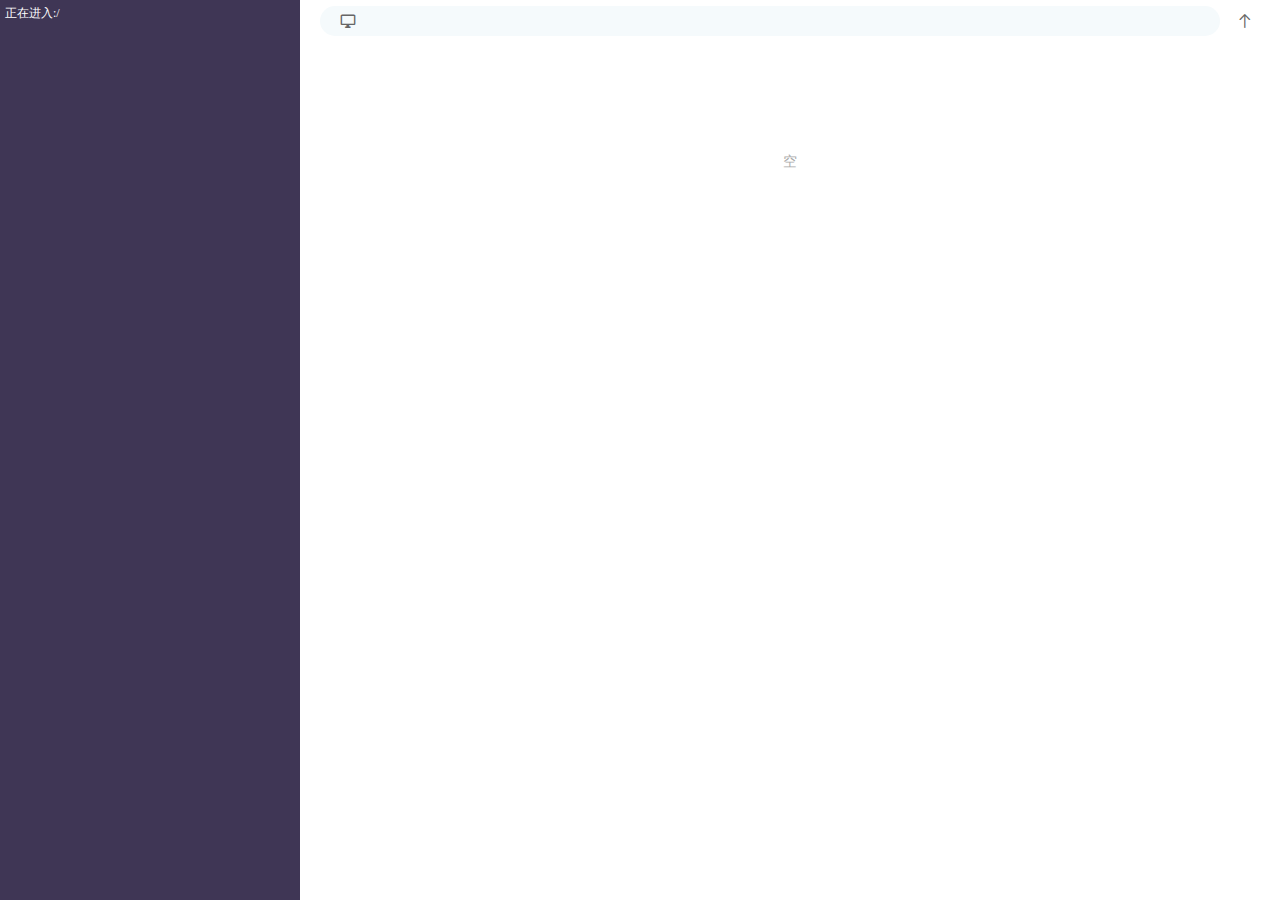
<file: index.html>
<!DOCTYPE html>
<html lang="en">

<head>
    <meta charset="UTF-8">
    <meta name="viewport" content="width=device-width, initial-scale=1.0">
    <meta http-equiv="X-UA-Compatible" content="ie=edge">
    <title>测试文件</title>
    <link rel="stylesheet" href="css/index.css">
    <link rel="stylesheet" href="source/font_opap41r69553ik9/iconfont.css">
    <script src="js/jquery-2.2.0.min.js"></script>
</head>

<body>
    <div class="finder">
        <div class="finder_left">
            <div class="left_text"></div>
            <div class="left_tool"></div>
        </div>
        <div class="finder_right">
            <div class="finder_pather">
                <div id="path" contenteditable="true" class="finder_toptext"></div>
                <div class="tool iconfont">
                    <div id="back_btn">&#xe636;</div>
                </div>
            </div>
            <div class="finder_container">
                <div id="container"></div>
            </div>
        </div>
    </div>
</body>
<script src="js/finder_left.js"></script>
<script src="js/pathtool.js"></script>
<script src="js/index.js"></script>

</html>
</file>
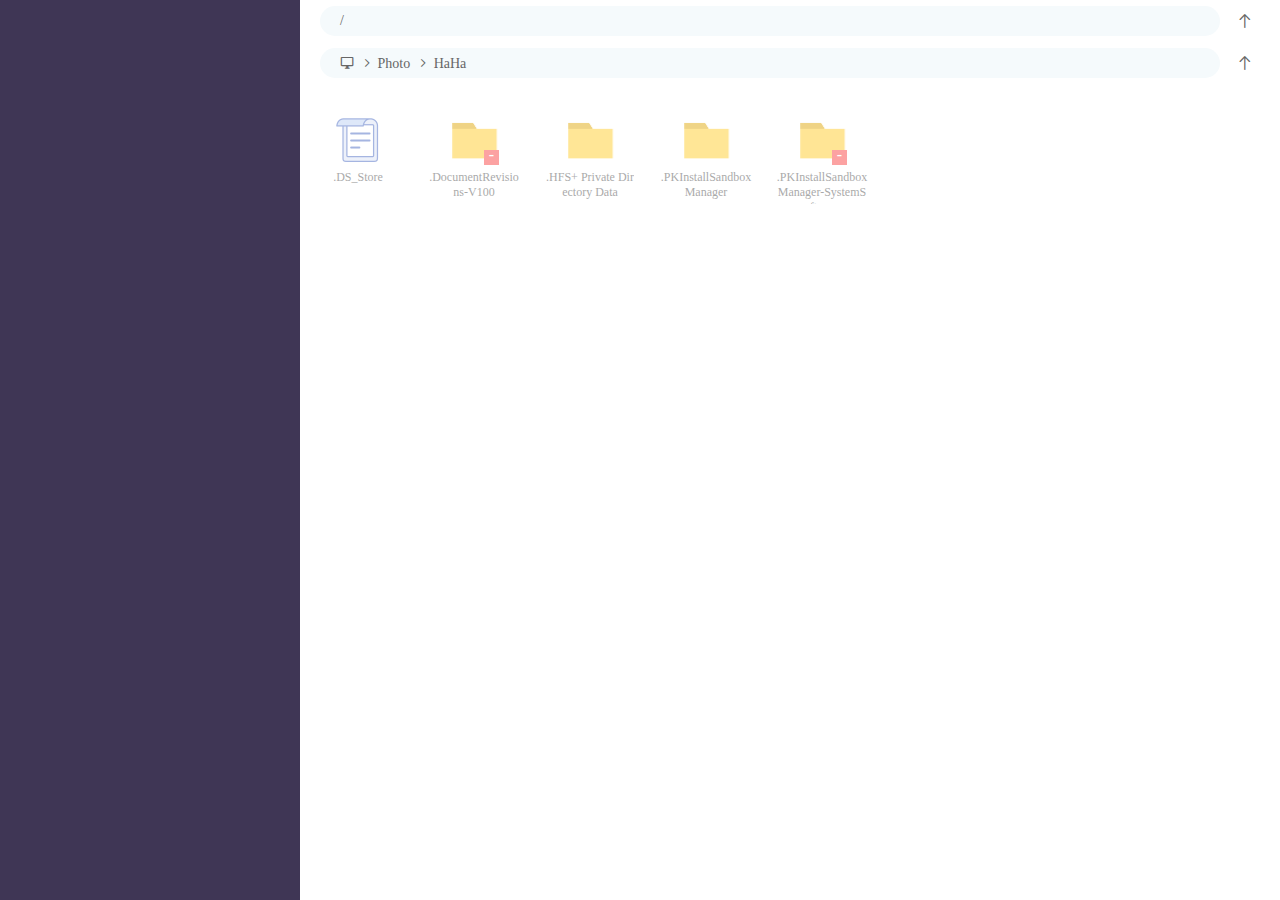
<file: temp.html>
<!DOCTYPE html>
<html lang="en">

<head>
    <meta charset="UTF-8">
    <meta name="viewport" content="width=device-width, initial-scale=1.0">
    <meta http-equiv="X-UA-Compatible" content="ie=edge">
    <title>测试文件</title>
    <link rel="stylesheet" href="css/index.css">
    <link rel="stylesheet" href="source/font_opap41r69553ik9/iconfont.css">
    <script src="js/jquery-2.2.0.min.js"></script>
</head>

<body>
    <div class="finder">
        <div class="finder_left"></div>
        <div class="finder_right">
            <div class="finder_pather">
                <div id="path" contenteditable="true" class="finder_toptext">/</div>
                <div class="tool">
                    <div id="back_btn" class="iconfont">&#xe636;</div>
                </div>
            </div>
            <div class="finder_pather">
                <div id="path" class="finder_toptext view_mode">
                    <div class="finder_path_dir iconfont">
                        <div class="path_dir_name">&#xe614;</div>
                        <div class="path_dir_mark">&#xe608;</div>
                    </div>
                    <div class="finder_path_dir iconfont">
                        <div class="path_dir_name">Photo</div>
                        <div class="path_dir_mark">&#xe608;</div>
                    </div>
                    <div class="finder_path_dir iconfont">
                        <div class="path_dir_name">HaHa</div>
                        <div class="path_dir_mark">&#xe608;</div>
                    </div>
                </div>
                <div class="tool">
                    <div id="back_btn" class="iconfont">&#xe636;</div>
                </div>
            </div>
            <div class="finder_container">
                <div id="container">
                    <div class="block file_block hide_mode" data-path="/.DS_Store" title=".DS_Store">
                        <div class="icon"></div>
                        <div class="title">.DS_Store</div>
                    </div>
                    <div class="block dir_block hide_mode no_permission" data-path="/.DocumentRevisions-V100" title=".DocumentRevisions-V100">
                        <div class="icon"></div>
                        <div class="title">.DocumentRevisions-V100</div>
                    </div>
                    <div class="block dir_block hide_mode" data-path="/.HFS+ Private Directory Data
" title=".HFS+ Private Directory Data
">
                        <div class="icon"></div>
                        <div class="title">.HFS+ Private Directory Data
                        </div>
                    </div>
                    <div class="block dir_block hide_mode" data-path="/.PKInstallSandboxManager" title=".PKInstallSandboxManager">
                        <div class="icon"></div>
                        <div class="title">.PKInstallSandboxManager</div>
                    </div>
                    <div class="block dir_block hide_mode no_permission" data-path="/.PKInstallSandboxManager-SystemSoftware" title=".PKInstallSandboxManager-SystemSoftware">
                        <div class="icon"></div>
                        <div class="title">.PKInstallSandboxManager-SystemSoftware</div>
                    </div>
                </div>
            </div>
        </div>
    </div>


</body>

</html>
</file>
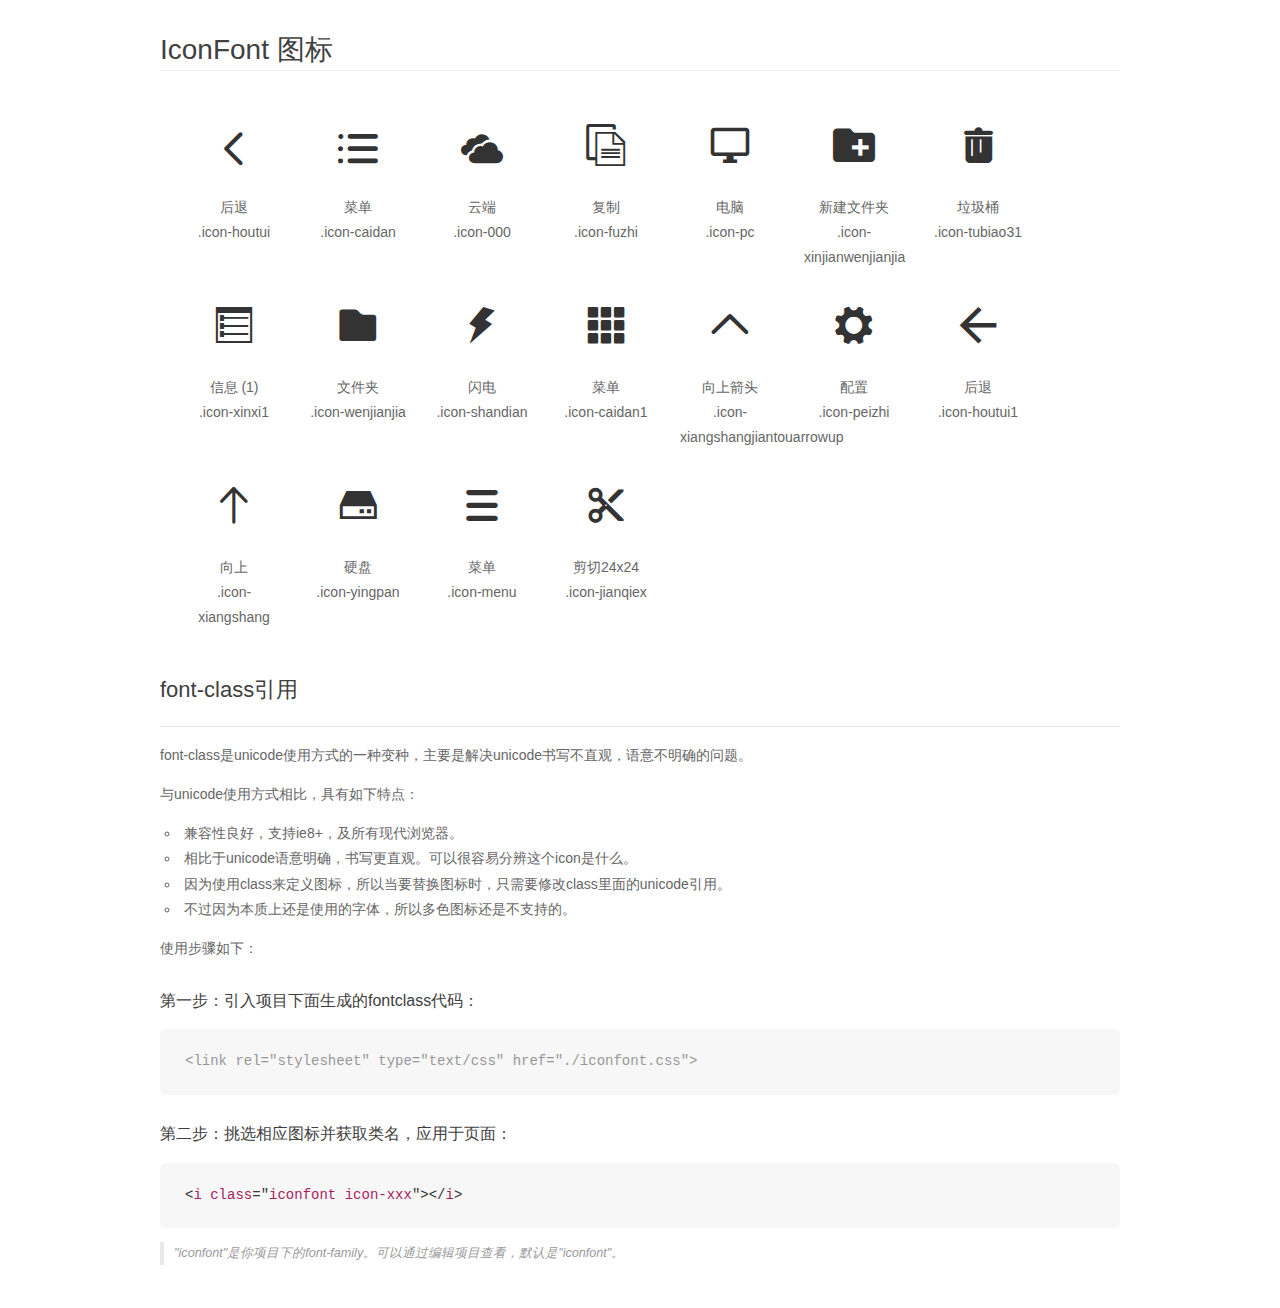
<file: source/font_opap41r69553ik9/demo_fontclass.html>
<!DOCTYPE html>
<html>
<head>
    <meta charset="utf-8"/>
    <title>IconFont</title>
    <link rel="stylesheet" href="demo.css">
    <link rel="stylesheet" href="iconfont.css">
</head>
<body>
    <div class="main markdown">
        <h1>IconFont 图标</h1>
        <ul class="icon_lists clear">
            
                <li>
                <i class="icon iconfont icon-houtui"></i>
                    <div class="name">后退</div>
                    <div class="fontclass">.icon-houtui</div>
                </li>
            
                <li>
                <i class="icon iconfont icon-caidan"></i>
                    <div class="name">菜单</div>
                    <div class="fontclass">.icon-caidan</div>
                </li>
            
                <li>
                <i class="icon iconfont icon-000"></i>
                    <div class="name">云端</div>
                    <div class="fontclass">.icon-000</div>
                </li>
            
                <li>
                <i class="icon iconfont icon-fuzhi"></i>
                    <div class="name">复制</div>
                    <div class="fontclass">.icon-fuzhi</div>
                </li>
            
                <li>
                <i class="icon iconfont icon-pc"></i>
                    <div class="name">电脑</div>
                    <div class="fontclass">.icon-pc</div>
                </li>
            
                <li>
                <i class="icon iconfont icon-xinjianwenjianjia"></i>
                    <div class="name">新建文件夹</div>
                    <div class="fontclass">.icon-xinjianwenjianjia</div>
                </li>
            
                <li>
                <i class="icon iconfont icon-tubiao31"></i>
                    <div class="name">垃圾桶</div>
                    <div class="fontclass">.icon-tubiao31</div>
                </li>
            
                <li>
                <i class="icon iconfont icon-xinxi1"></i>
                    <div class="name">信息 (1)</div>
                    <div class="fontclass">.icon-xinxi1</div>
                </li>
            
                <li>
                <i class="icon iconfont icon-wenjianjia"></i>
                    <div class="name">文件夹</div>
                    <div class="fontclass">.icon-wenjianjia</div>
                </li>
            
                <li>
                <i class="icon iconfont icon-shandian"></i>
                    <div class="name">闪电</div>
                    <div class="fontclass">.icon-shandian</div>
                </li>
            
                <li>
                <i class="icon iconfont icon-caidan1"></i>
                    <div class="name">菜单</div>
                    <div class="fontclass">.icon-caidan1</div>
                </li>
            
                <li>
                <i class="icon iconfont icon-xiangshangjiantouarrowup"></i>
                    <div class="name">向上箭头</div>
                    <div class="fontclass">.icon-xiangshangjiantouarrowup</div>
                </li>
            
                <li>
                <i class="icon iconfont icon-peizhi"></i>
                    <div class="name">配置</div>
                    <div class="fontclass">.icon-peizhi</div>
                </li>
            
                <li>
                <i class="icon iconfont icon-houtui1"></i>
                    <div class="name">后退</div>
                    <div class="fontclass">.icon-houtui1</div>
                </li>
            
                <li>
                <i class="icon iconfont icon-xiangshang"></i>
                    <div class="name">向上</div>
                    <div class="fontclass">.icon-xiangshang</div>
                </li>
            
                <li>
                <i class="icon iconfont icon-yingpan"></i>
                    <div class="name">硬盘</div>
                    <div class="fontclass">.icon-yingpan</div>
                </li>
            
                <li>
                <i class="icon iconfont icon-menu"></i>
                    <div class="name">菜单</div>
                    <div class="fontclass">.icon-menu</div>
                </li>
            
                <li>
                <i class="icon iconfont icon-jianqiex"></i>
                    <div class="name">剪切24x24</div>
                    <div class="fontclass">.icon-jianqiex</div>
                </li>
            
        </ul>

        <h2 id="font-class-">font-class引用</h2>
        <hr>

        <p>font-class是unicode使用方式的一种变种，主要是解决unicode书写不直观，语意不明确的问题。</p>
        <p>与unicode使用方式相比，具有如下特点：</p>
        <ul>
        <li>兼容性良好，支持ie8+，及所有现代浏览器。</li>
        <li>相比于unicode语意明确，书写更直观。可以很容易分辨这个icon是什么。</li>
        <li>因为使用class来定义图标，所以当要替换图标时，只需要修改class里面的unicode引用。</li>
        <li>不过因为本质上还是使用的字体，所以多色图标还是不支持的。</li>
        </ul>
        <p>使用步骤如下：</p>
        <h3 id="-fontclass-">第一步：引入项目下面生成的fontclass代码：</h3>


        <pre><code class="lang-js hljs javascript"><span class="hljs-comment">&lt;link rel="stylesheet" type="text/css" href="./iconfont.css"&gt;</span></code></pre>
        <h3 id="-">第二步：挑选相应图标并获取类名，应用于页面：</h3>
        <pre><code class="lang-css hljs">&lt;<span class="hljs-selector-tag">i</span> <span class="hljs-selector-tag">class</span>="<span class="hljs-selector-tag">iconfont</span> <span class="hljs-selector-tag">icon-xxx</span>"&gt;&lt;/<span class="hljs-selector-tag">i</span>&gt;</code></pre>
        <blockquote>
        <p>"iconfont"是你项目下的font-family。可以通过编辑项目查看，默认是"iconfont"。</p>
        </blockquote>
    </div>
</body>
</html>
</file>
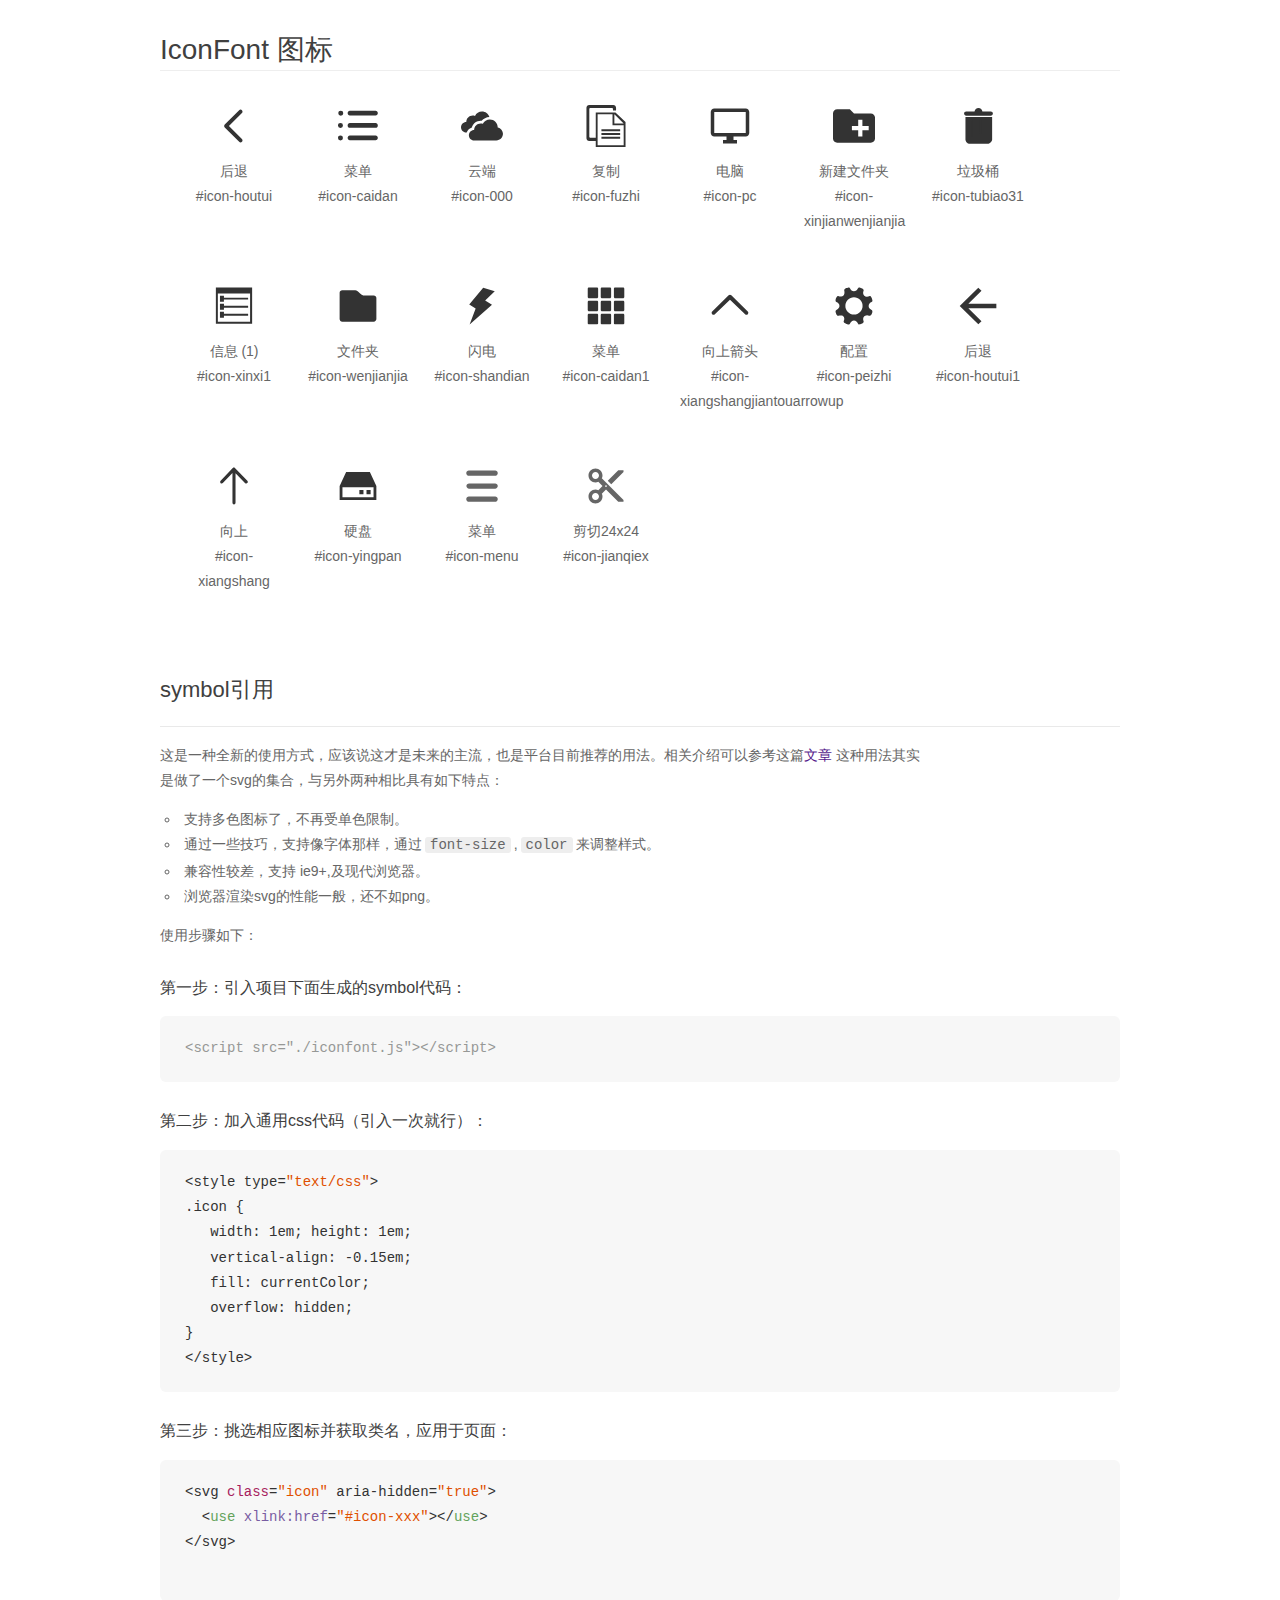
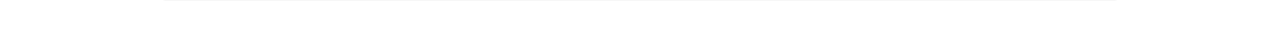
<file: source/font_opap41r69553ik9/demo_symbol.html>
<!DOCTYPE html>
<html>
<head>
    <meta charset="utf-8"/>
    <title>IconFont</title>
    <link rel="stylesheet" href="demo.css">
    <script src="iconfont.js"></script>

    <style type="text/css">
        .icon {
          /* 通过设置 font-size 来改变图标大小 */
          width: 1em; height: 1em;
          /* 图标和文字相邻时，垂直对齐 */
          vertical-align: -0.15em;
          /* 通过设置 color 来改变 SVG 的颜色/fill */
          fill: currentColor;
          /* path 和 stroke 溢出 viewBox 部分在 IE 下会显示
             normalize.css 中也包含这行 */
          overflow: hidden;
        }

    </style>
</head>
<body>
    <div class="main markdown">
        <h1>IconFont 图标</h1>
        <ul class="icon_lists clear">
            
                <li>
                    <svg class="icon" aria-hidden="true">
                        <use xlink:href="#icon-houtui"></use>
                    </svg>
                    <div class="name">后退</div>
                    <div class="fontclass">#icon-houtui</div>
                </li>
            
                <li>
                    <svg class="icon" aria-hidden="true">
                        <use xlink:href="#icon-caidan"></use>
                    </svg>
                    <div class="name">菜单</div>
                    <div class="fontclass">#icon-caidan</div>
                </li>
            
                <li>
                    <svg class="icon" aria-hidden="true">
                        <use xlink:href="#icon-000"></use>
                    </svg>
                    <div class="name">云端</div>
                    <div class="fontclass">#icon-000</div>
                </li>
            
                <li>
                    <svg class="icon" aria-hidden="true">
                        <use xlink:href="#icon-fuzhi"></use>
                    </svg>
                    <div class="name">复制</div>
                    <div class="fontclass">#icon-fuzhi</div>
                </li>
            
                <li>
                    <svg class="icon" aria-hidden="true">
                        <use xlink:href="#icon-pc"></use>
                    </svg>
                    <div class="name">电脑</div>
                    <div class="fontclass">#icon-pc</div>
                </li>
            
                <li>
                    <svg class="icon" aria-hidden="true">
                        <use xlink:href="#icon-xinjianwenjianjia"></use>
                    </svg>
                    <div class="name">新建文件夹</div>
                    <div class="fontclass">#icon-xinjianwenjianjia</div>
                </li>
            
                <li>
                    <svg class="icon" aria-hidden="true">
                        <use xlink:href="#icon-tubiao31"></use>
                    </svg>
                    <div class="name">垃圾桶</div>
                    <div class="fontclass">#icon-tubiao31</div>
                </li>
            
                <li>
                    <svg class="icon" aria-hidden="true">
                        <use xlink:href="#icon-xinxi1"></use>
                    </svg>
                    <div class="name">信息 (1)</div>
                    <div class="fontclass">#icon-xinxi1</div>
                </li>
            
                <li>
                    <svg class="icon" aria-hidden="true">
                        <use xlink:href="#icon-wenjianjia"></use>
                    </svg>
                    <div class="name">文件夹</div>
                    <div class="fontclass">#icon-wenjianjia</div>
                </li>
            
                <li>
                    <svg class="icon" aria-hidden="true">
                        <use xlink:href="#icon-shandian"></use>
                    </svg>
                    <div class="name">闪电</div>
                    <div class="fontclass">#icon-shandian</div>
                </li>
            
                <li>
                    <svg class="icon" aria-hidden="true">
                        <use xlink:href="#icon-caidan1"></use>
                    </svg>
                    <div class="name">菜单</div>
                    <div class="fontclass">#icon-caidan1</div>
                </li>
            
                <li>
                    <svg class="icon" aria-hidden="true">
                        <use xlink:href="#icon-xiangshangjiantouarrowup"></use>
                    </svg>
                    <div class="name">向上箭头</div>
                    <div class="fontclass">#icon-xiangshangjiantouarrowup</div>
                </li>
            
                <li>
                    <svg class="icon" aria-hidden="true">
                        <use xlink:href="#icon-peizhi"></use>
                    </svg>
                    <div class="name">配置</div>
                    <div class="fontclass">#icon-peizhi</div>
                </li>
            
                <li>
                    <svg class="icon" aria-hidden="true">
                        <use xlink:href="#icon-houtui1"></use>
                    </svg>
                    <div class="name">后退</div>
                    <div class="fontclass">#icon-houtui1</div>
                </li>
            
                <li>
                    <svg class="icon" aria-hidden="true">
                        <use xlink:href="#icon-xiangshang"></use>
                    </svg>
                    <div class="name">向上</div>
                    <div class="fontclass">#icon-xiangshang</div>
                </li>
            
                <li>
                    <svg class="icon" aria-hidden="true">
                        <use xlink:href="#icon-yingpan"></use>
                    </svg>
                    <div class="name">硬盘</div>
                    <div class="fontclass">#icon-yingpan</div>
                </li>
            
                <li>
                    <svg class="icon" aria-hidden="true">
                        <use xlink:href="#icon-menu"></use>
                    </svg>
                    <div class="name">菜单</div>
                    <div class="fontclass">#icon-menu</div>
                </li>
            
                <li>
                    <svg class="icon" aria-hidden="true">
                        <use xlink:href="#icon-jianqiex"></use>
                    </svg>
                    <div class="name">剪切24x24</div>
                    <div class="fontclass">#icon-jianqiex</div>
                </li>
            
        </ul>


        <h2 id="symbol-">symbol引用</h2>
        <hr>

        <p>这是一种全新的使用方式，应该说这才是未来的主流，也是平台目前推荐的用法。相关介绍可以参考这篇<a href="">文章</a>
        这种用法其实是做了一个svg的集合，与另外两种相比具有如下特点：</p>
        <ul>
          <li>支持多色图标了，不再受单色限制。</li>
          <li>通过一些技巧，支持像字体那样，通过<code>font-size</code>,<code>color</code>来调整样式。</li>
          <li>兼容性较差，支持 ie9+,及现代浏览器。</li>
          <li>浏览器渲染svg的性能一般，还不如png。</li>
        </ul>
        <p>使用步骤如下：</p>
        <h3 id="-symbol-">第一步：引入项目下面生成的symbol代码：</h3>
        <pre><code class="lang-js hljs javascript"><span class="hljs-comment">&lt;script src="./iconfont.js"&gt;&lt;/script&gt;</span></code></pre>
        <h3 id="-css-">第二步：加入通用css代码（引入一次就行）：</h3>
        <pre><code class="lang-js hljs javascript">&lt;style type=<span class="hljs-string">"text/css"</span>&gt;
.icon {
   width: <span class="hljs-number">1</span>em; height: <span class="hljs-number">1</span>em;
   vertical-align: <span class="hljs-number">-0.15</span>em;
   fill: currentColor;
   overflow: hidden;
}
&lt;<span class="hljs-regexp">/style&gt;</span></code></pre>
        <h3 id="-">第三步：挑选相应图标并获取类名，应用于页面：</h3>
        <pre><code class="lang-js hljs javascript">&lt;svg <span class="hljs-class"><span class="hljs-keyword">class</span></span>=<span class="hljs-string">"icon"</span> aria-hidden=<span class="hljs-string">"true"</span>&gt;<span class="xml"><span class="hljs-tag">
  &lt;<span class="hljs-name">use</span> <span class="hljs-attr">xlink:href</span>=<span class="hljs-string">"#icon-xxx"</span>&gt;</span><span class="hljs-tag">&lt;/<span class="hljs-name">use</span>&gt;</span>
</span>&lt;<span class="hljs-regexp">/svg&gt;
        </span></code></pre>
    </div>
</body>
</html>
</file>
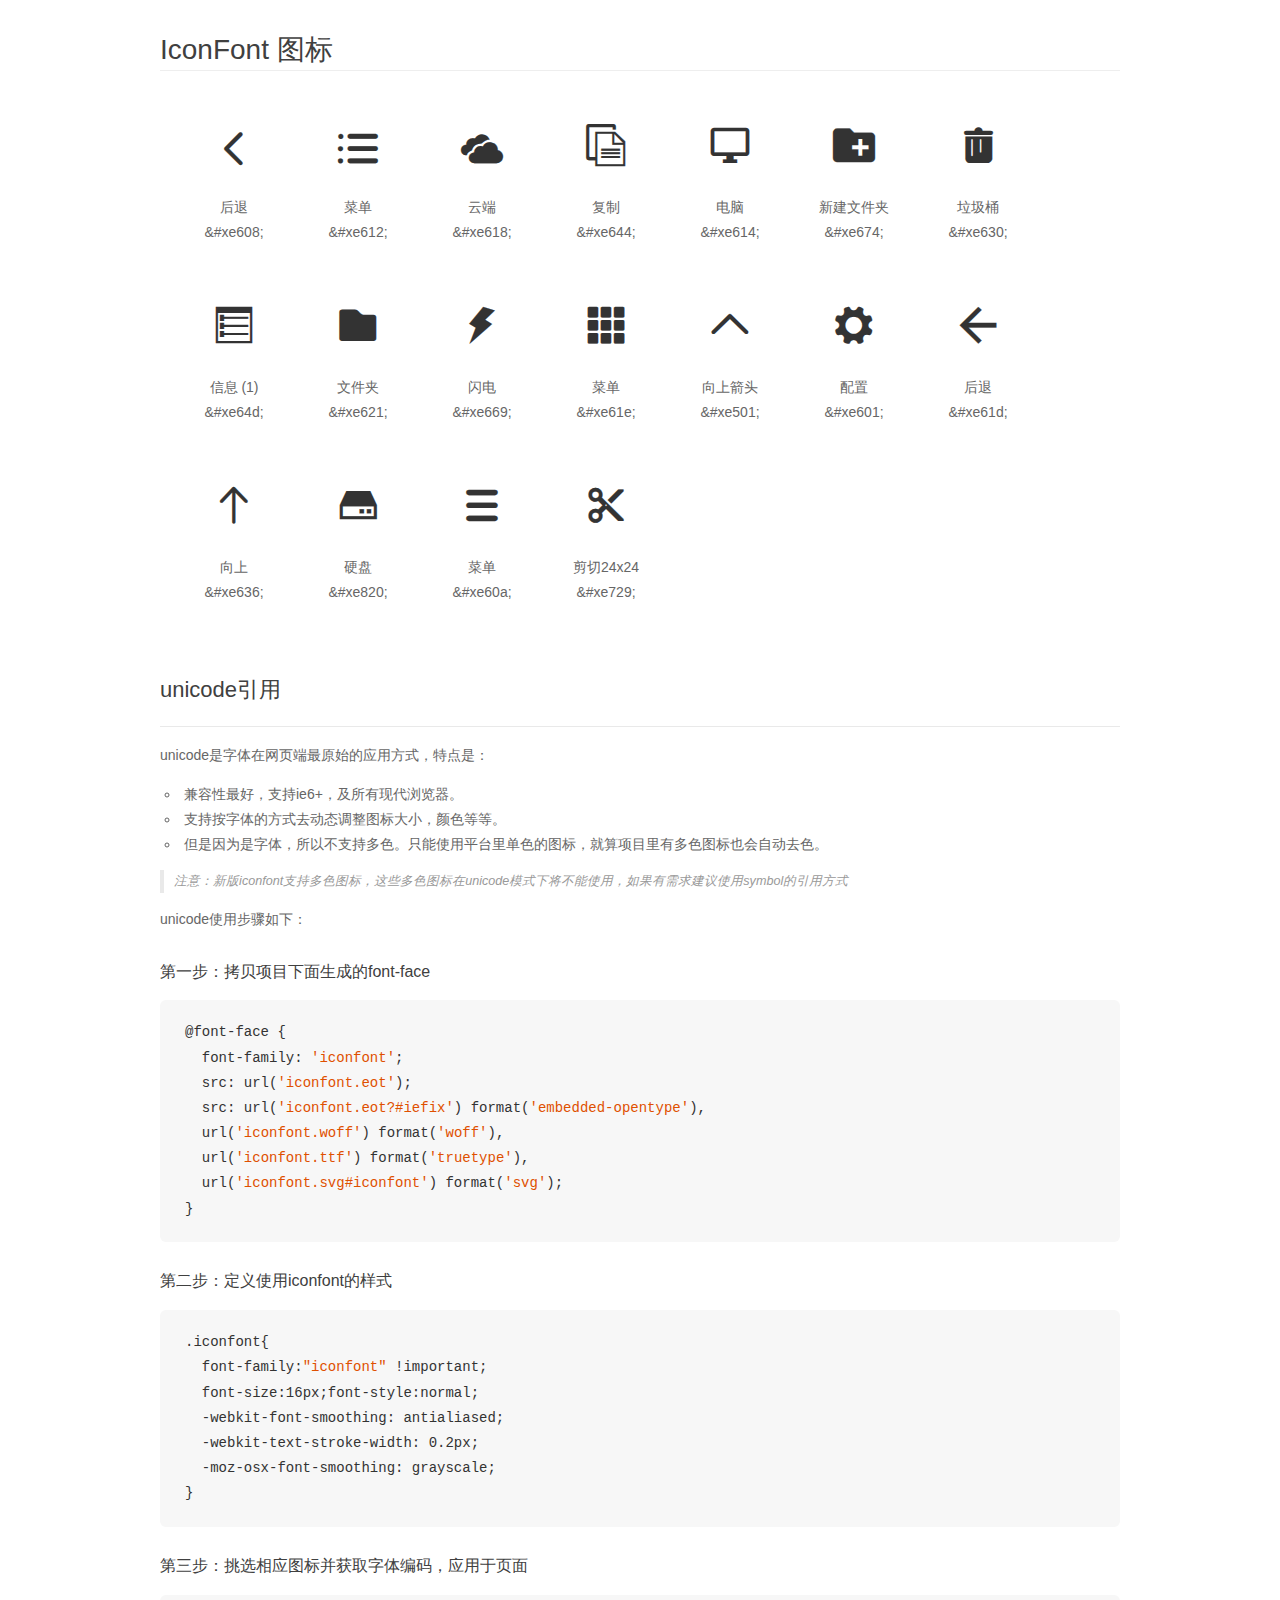
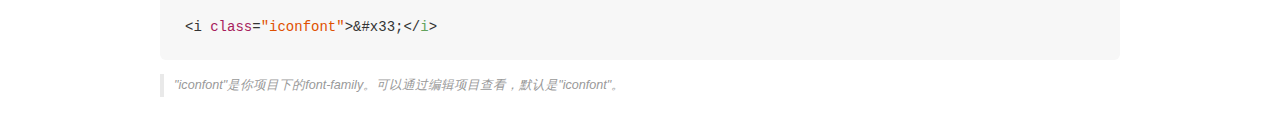
<file: source/font_opap41r69553ik9/demo_unicode.html>
<!DOCTYPE html>
<html>
<head>
    <meta charset="utf-8"/>
    <title>IconFont</title>
    <link rel="stylesheet" href="demo.css">

    <style type="text/css">

        @font-face {font-family: "iconfont";
          src: url('iconfont.eot'); /* IE9*/
          src: url('iconfont.eot#iefix') format('embedded-opentype'), /* IE6-IE8 */
          url('iconfont.woff') format('woff'), /* chrome, firefox */
          url('iconfont.ttf') format('truetype'), /* chrome, firefox, opera, Safari, Android, iOS 4.2+*/
          url('iconfont.svg#iconfont') format('svg'); /* iOS 4.1- */
        }

        .iconfont {
          font-family:"iconfont" !important;
          font-size:16px;
          font-style:normal;
          -webkit-font-smoothing: antialiased;
          -webkit-text-stroke-width: 0.2px;
          -moz-osx-font-smoothing: grayscale;
        }

    </style>
</head>
<body>
    <div class="main markdown">
        <h1>IconFont 图标</h1>
        <ul class="icon_lists clear">
            
                <li>
                <i class="icon iconfont">&#xe608;</i>
                    <div class="name">后退</div>
                    <div class="code">&amp;#xe608;</div>
                </li>
            
                <li>
                <i class="icon iconfont">&#xe612;</i>
                    <div class="name">菜单</div>
                    <div class="code">&amp;#xe612;</div>
                </li>
            
                <li>
                <i class="icon iconfont">&#xe618;</i>
                    <div class="name">云端</div>
                    <div class="code">&amp;#xe618;</div>
                </li>
            
                <li>
                <i class="icon iconfont">&#xe644;</i>
                    <div class="name">复制</div>
                    <div class="code">&amp;#xe644;</div>
                </li>
            
                <li>
                <i class="icon iconfont">&#xe614;</i>
                    <div class="name">电脑</div>
                    <div class="code">&amp;#xe614;</div>
                </li>
            
                <li>
                <i class="icon iconfont">&#xe674;</i>
                    <div class="name">新建文件夹</div>
                    <div class="code">&amp;#xe674;</div>
                </li>
            
                <li>
                <i class="icon iconfont">&#xe630;</i>
                    <div class="name">垃圾桶</div>
                    <div class="code">&amp;#xe630;</div>
                </li>
            
                <li>
                <i class="icon iconfont">&#xe64d;</i>
                    <div class="name">信息 (1)</div>
                    <div class="code">&amp;#xe64d;</div>
                </li>
            
                <li>
                <i class="icon iconfont">&#xe621;</i>
                    <div class="name">文件夹</div>
                    <div class="code">&amp;#xe621;</div>
                </li>
            
                <li>
                <i class="icon iconfont">&#xe669;</i>
                    <div class="name">闪电</div>
                    <div class="code">&amp;#xe669;</div>
                </li>
            
                <li>
                <i class="icon iconfont">&#xe61e;</i>
                    <div class="name">菜单</div>
                    <div class="code">&amp;#xe61e;</div>
                </li>
            
                <li>
                <i class="icon iconfont">&#xe501;</i>
                    <div class="name">向上箭头</div>
                    <div class="code">&amp;#xe501;</div>
                </li>
            
                <li>
                <i class="icon iconfont">&#xe601;</i>
                    <div class="name">配置</div>
                    <div class="code">&amp;#xe601;</div>
                </li>
            
                <li>
                <i class="icon iconfont">&#xe61d;</i>
                    <div class="name">后退</div>
                    <div class="code">&amp;#xe61d;</div>
                </li>
            
                <li>
                <i class="icon iconfont">&#xe636;</i>
                    <div class="name">向上</div>
                    <div class="code">&amp;#xe636;</div>
                </li>
            
                <li>
                <i class="icon iconfont">&#xe820;</i>
                    <div class="name">硬盘</div>
                    <div class="code">&amp;#xe820;</div>
                </li>
            
                <li>
                <i class="icon iconfont">&#xe60a;</i>
                    <div class="name">菜单</div>
                    <div class="code">&amp;#xe60a;</div>
                </li>
            
                <li>
                <i class="icon iconfont">&#xe729;</i>
                    <div class="name">剪切24x24</div>
                    <div class="code">&amp;#xe729;</div>
                </li>
            
        </ul>
        <h2 id="unicode-">unicode引用</h2>
        <hr>

        <p>unicode是字体在网页端最原始的应用方式，特点是：</p>
        <ul>
        <li>兼容性最好，支持ie6+，及所有现代浏览器。</li>
        <li>支持按字体的方式去动态调整图标大小，颜色等等。</li>
        <li>但是因为是字体，所以不支持多色。只能使用平台里单色的图标，就算项目里有多色图标也会自动去色。</li>
        </ul>
        <blockquote>
        <p>注意：新版iconfont支持多色图标，这些多色图标在unicode模式下将不能使用，如果有需求建议使用symbol的引用方式</p>
        </blockquote>
        <p>unicode使用步骤如下：</p>
        <h3 id="-font-face">第一步：拷贝项目下面生成的font-face</h3>
        <pre><code class="lang-js hljs javascript">@font-face {
  font-family: <span class="hljs-string">'iconfont'</span>;
  src: url(<span class="hljs-string">'iconfont.eot'</span>);
  src: url(<span class="hljs-string">'iconfont.eot?#iefix'</span>) format(<span class="hljs-string">'embedded-opentype'</span>),
  url(<span class="hljs-string">'iconfont.woff'</span>) format(<span class="hljs-string">'woff'</span>),
  url(<span class="hljs-string">'iconfont.ttf'</span>) format(<span class="hljs-string">'truetype'</span>),
  url(<span class="hljs-string">'iconfont.svg#iconfont'</span>) format(<span class="hljs-string">'svg'</span>);
}
</code></pre>
        <h3 id="-iconfont-">第二步：定义使用iconfont的样式</h3>
        <pre><code class="lang-js hljs javascript">.iconfont{
  font-family:<span class="hljs-string">"iconfont"</span> !important;
  font-size:<span class="hljs-number">16</span>px;font-style:normal;
  -webkit-font-smoothing: antialiased;
  -webkit-text-stroke-width: <span class="hljs-number">0.2</span>px;
  -moz-osx-font-smoothing: grayscale;
}
</code></pre>
        <h3 id="-">第三步：挑选相应图标并获取字体编码，应用于页面</h3>
        <pre><code class="lang-js hljs javascript">&lt;i <span class="hljs-class"><span class="hljs-keyword">class</span></span>=<span class="hljs-string">"iconfont"</span>&gt;&amp;#x33;<span class="xml"><span class="hljs-tag">&lt;/<span class="hljs-name">i</span>&gt;</span></span></code></pre>

        <blockquote>
        <p>"iconfont"是你项目下的font-family。可以通过编辑项目查看，默认是"iconfont"。</p>
        </blockquote>
    </div>


</body>
</html>
</file>
<file: css/index.css>
body,
html {
  width: 100%;
  height: 100%;
  padding: 0;
  margin: 0;
}
body {
  -webkit-font-smoothing: antialiased;
}
.finder {
  display: -webkit-box;
  display: flex;
  height: 100%;
}
.finder .finder_left {
  width: 300px;
  background-color: #3f3655;
  overflow-y: auto;
}
.finder .finder_right {
  display: -webkit-box;
  display: flex;
  -webkit-box-flex: 1;
          flex: 1;
  -webkit-box-orient: vertical;
  -webkit-box-direction: normal;
          flex-direction: column;
}
.finder_left .left_text {
  -webkit-box-flex: 1;
          flex: 1;
}
.finder_left_line {
  padding: 0 5px;
  color: #fff;
  font-size: 12px;
  white-space: nowrap;
  text-overflow: ellipsis;
  overflow: hidden;
  height: 27px;
  line-height: 27px;
  -webkit-animation: finder_left_line_anime ease .5s;
          animation: finder_left_line_anime ease .5s;
}
@-webkit-keyframes finder_left_line_anime {
  0% {
    height: 0;
  }
  100% {
    height: 27px;
  }
}
@keyframes finder_left_line_anime {
  0% {
    height: 0;
  }
  100% {
    height: 27px;
  }
}
.finder_pather {
  display: -webkit-box;
  display: flex;
  height: 42px;
  line-height: 42px;
  padding: 0 10px 0 20px;
  font-size: 14px;
  -webkit-user-select: none;
          user-select: none;
}
.finder_pather .finder_toptext {
  -webkit-box-flex: 1;
          flex: 1;
  height: 30px;
  line-height: 30px;
  margin-top: 6px;
  padding: 0 5px 0 20px;
  font-size: 14px;
  -webkit-user-select: text;
          user-select: text;
  color: #666;
  background-color: #f5fafc;
  border-radius: 21px;
  cursor: text;
  outline: none;
}
.finder_pather .finder_toptext.view_mode {
  display: -webkit-box;
  display: flex;
}
.finder_pather .finder_path_dir {
  display: block;
  font-size: 14px;
  -webkit-user-select: none;
          user-select: none;
}
.finder_pather .finder_path_dir .path_dir_name {
  display: inline-block;
  cursor: pointer;
}
.finder_pather .finder_path_dir .path_dir_mark {
  display: inline-block;
  padding: 0 4px 0 6px;
  -webkit-transform: rotate(180deg);
          transform: rotate(180deg);
  font-size: 10px;
  cursor: default;
}
.finder_pather .finder_path_dir:last-child .path_dir_mark {
  display: none;
}
.finder_pather .finder_path_dir:last-child .path_dir_name {
  cursor: default;
}
.finder_pather .finder_path_dir:hover .path_dir_name {
  color: #000;
}
.tool {
  padding: 6px 0;
}
.tool > div {
  display: -webkit-box;
  display: flex;
  -webkit-box-pack: center;
          justify-content: center;
  -webkit-box-align: center;
          align-items: center;
  width: 30px;
  height: 30px;
  line-height: 30px;
  margin: 0 10px;
  border-radius: 3px;
  cursor: pointer;
  color: #666;
}
.tool > div:hover {
  color: #000;
}
.finder_container {
  -webkit-box-flex: 1;
          flex: 1;
  padding-top: 20px;
  min-height: 100px;
  -webkit-user-select: none;
          user-select: none;
  overflow-y: auto;
}
.finder_container #container {
  display: -webkit-box;
  display: flex;
  flex-wrap: wrap;
}
.finder_container #container:empty {
  -webkit-box-pack: center;
          justify-content: center;
  -webkit-box-align: center;
          align-items: center;
  min-height: 200px;
}
.finder_container #container:empty:after {
  display: block;
  color: #aaa;
  content: "空";
  font-size: 14px;
}
.finder_container .block {
  display: -webkit-box;
  display: flex;
  -webkit-box-orient: vertical;
  -webkit-box-direction: normal;
          flex-direction: column;
  -webkit-box-pack: center;
          justify-content: center;
  -webkit-box-align: center;
          align-items: center;
  width: 100px;
  height: 100px;
  margin: 5px 8px;
  -webkit-transition: all ease .2s;
  transition: all ease .2s;
}
.finder_container .block:hover {
  background-color: rgba(0, 126, 255, 0.07);
}
.finder_container .block.no_permission .icon {
  position: relative;
}
.finder_container .block.no_permission .icon:after {
  position: absolute;
  z-index: 2;
  right: 0;
  bottom: 0;
  display: block;
  width: 15px;
  height: 15px;
  line-height: 10px;
  text-align: center;
  content: "-";
  color: #fff;
  background-color: #fb4747;
}
.finder_container .block > .icon {
  display: block;
  margin: 0 auto;
  width: 50px;
  height: 50px;
  background-size: cover;
}
.finder_container .block > .title {
  height: 34px;
  margin-top: 5px;
  padding: 0 4px;
  text-align: center;
  font-size: 12px;
  color: #555;
  overflow: hidden;
  word-break: break-all;
}
.finder_container .block.hide_mode .icon,
.finder_container .block.hide_mode .title {
  opacity: .5;
}
.finder_container .block.select_mode {
  background-color: rgba(0, 126, 255, 0.2);
}
.finder_container .file_block > .icon {
  background-image: url(../img/icon/file.png);
}
.finder_container .dir_block > .icon {
  background-image: url(../img/icon/dir.png);
}
</file>
<file: source/font_opap41r69553ik9/iconfont.css>
@font-face {font-family: "iconfont";
  src: url('iconfont.eot?t=1512750510592'); /* IE9*/
  src: url('iconfont.eot?t=1512750510592#iefix') format('embedded-opentype'), /* IE6-IE8 */
  url('[data-uri]') format('woff'),
  url('iconfont.ttf?t=1512750510592') format('truetype'), /* chrome, firefox, opera, Safari, Android, iOS 4.2+*/
  url('iconfont.svg?t=1512750510592#iconfont') format('svg'); /* iOS 4.1- */
}

.iconfont {
  font-family:"iconfont" !important;
  font-size:16px;
  font-style:normal;
  -webkit-font-smoothing: antialiased;
  -moz-osx-font-smoothing: grayscale;
}

.icon-houtui:before { content: "\e608"; }

.icon-caidan:before { content: "\e612"; }

.icon-000:before { content: "\e618"; }

.icon-fuzhi:before { content: "\e644"; }

.icon-pc:before { content: "\e614"; }

.icon-xinjianwenjianjia:before { content: "\e674"; }

.icon-tubiao31:before { content: "\e630"; }

.icon-xinxi1:before { content: "\e64d"; }

.icon-wenjianjia:before { content: "\e621"; }

.icon-shandian:before { content: "\e669"; }

.icon-caidan1:before { content: "\e61e"; }

.icon-xiangshangjiantouarrowup:before { content: "\e501"; }

.icon-peizhi:before { content: "\e601"; }

.icon-houtui1:before { content: "\e61d"; }

.icon-xiangshang:before { content: "\e636"; }

.icon-yingpan:before { content: "\e820"; }

.icon-menu:before { content: "\e60a"; }

.icon-jianqiex:before { content: "\e729"; }
</file>
<file: source/font_opap41r69553ik9/demo.css>
*{margin: 0;padding: 0;list-style: none;}
/*
KISSY CSS Reset
理念：1. reset 的目的不是清除浏览器的默认样式，这仅是部分工作。清除和重置是紧密不可分的。
2. reset 的目的不是让默认样式在所有浏览器下一致，而是减少默认样式有可能带来的问题。
3. reset 期望提供一套普适通用的基础样式。但没有银弹，推荐根据具体需求，裁剪和修改后再使用。
特色：1. 适应中文；2. 基于最新主流浏览器。
维护：玉伯<lifesinger@gmail.com>, 正淳<ragecarrier@gmail.com>
 */

/** 清除内外边距 **/
body, h1, h2, h3, h4, h5, h6, hr, p, blockquote, /* structural elements 结构元素 */
dl, dt, dd, ul, ol, li, /* list elements 列表元素 */
pre, /* text formatting elements 文本格式元素 */
form, fieldset, legend, button, input, textarea, /* form elements 表单元素 */
th, td /* table elements 表格元素 */ {
  margin: 0;
  padding: 0;
}

/** 设置默认字体 **/
body,
button, input, select, textarea /* for ie */ {
  font: 12px/1.5 tahoma, arial, \5b8b\4f53, sans-serif;
}
h1, h2, h3, h4, h5, h6 { font-size: 100%; }
address, cite, dfn, em, var { font-style: normal; } /* 将斜体扶正 */
code, kbd, pre, samp { font-family: courier new, courier, monospace; } /* 统一等宽字体 */
small { font-size: 12px; } /* 小于 12px 的中文很难阅读，让 small 正常化 */

/** 重置列表元素 **/
ul, ol { list-style: none; }

/** 重置文本格式元素 **/
a { text-decoration: none; }
a:hover { text-decoration: underline; }


/** 重置表单元素 **/
legend { color: #000; } /* for ie6 */
fieldset, img { border: 0; } /* img 搭车：让链接里的 img 无边框 */
button, input, select, textarea { font-size: 100%; } /* 使得表单元素在 ie 下能继承字体大小 */
/* 注：optgroup 无法扶正 */

/** 重置表格元素 **/
table { border-collapse: collapse; border-spacing: 0; }

/* 清除浮动 */
.ks-clear:after, .clear:after {
  content: '\20';
  display: block;
  height: 0;
  clear: both;
}
.ks-clear, .clear {
  *zoom: 1;
}

.main {
  padding: 30px 100px;
width: 960px;
margin: 0 auto;
}
.main h1{font-size:36px; color:#333; text-align:left;margin-bottom:30px; border-bottom: 1px solid #eee;}

.helps{margin-top:40px;}
.helps pre{
  padding:20px;
  margin:10px 0;
  border:solid 1px #e7e1cd;
  background-color: #fffdef;
  overflow: auto;
}

.icon_lists{
  width: 100% !important;

}

.icon_lists li{
  float:left;
  width: 100px;
  height:180px;
  text-align: center;
  list-style: none !important;
}
.icon_lists .icon{
  font-size: 42px;
  line-height: 100px;
  margin: 10px 0;
  color:#333;
  -webkit-transition: font-size 0.25s ease-out 0s;
  -moz-transition: font-size 0.25s ease-out 0s;
  transition: font-size 0.25s ease-out 0s;

}
.icon_lists .icon:hover{
  font-size: 100px;
}



.markdown {
  color: #666;
  font-size: 14px;
  line-height: 1.8;
}

.highlight {
  line-height: 1.5;
}

.markdown img {
  vertical-align: middle;
  max-width: 100%;
}

.markdown h1 {
  color: #404040;
  font-weight: 500;
  line-height: 40px;
  margin-bottom: 24px;
}

.markdown h2,
.markdown h3,
.markdown h4,
.markdown h5,
.markdown h6 {
  color: #404040;
  margin: 1.6em 0 0.6em 0;
  font-weight: 500;
  clear: both;
}

.markdown h1 {
  font-size: 28px;
}

.markdown h2 {
  font-size: 22px;
}

.markdown h3 {
  font-size: 16px;
}

.markdown h4 {
  font-size: 14px;
}

.markdown h5 {
  font-size: 12px;
}

.markdown h6 {
  font-size: 12px;
}

.markdown hr {
  height: 1px;
  border: 0;
  background: #e9e9e9;
  margin: 16px 0;
  clear: both;
}

.markdown p,
.markdown pre {
  margin: 1em 0;
}

.markdown > p,
.markdown > blockquote,
.markdown > .highlight,
.markdown > ol,
.markdown > ul {
  width: 80%;
}

.markdown ul > li {
  list-style: circle;
}

.markdown > ul li,
.markdown blockquote ul > li {
  margin-left: 20px;
  padding-left: 4px;
}

.markdown > ul li p,
.markdown > ol li p {
  margin: 0.6em 0;
}

.markdown ol > li {
  list-style: decimal;
}

.markdown > ol li,
.markdown blockquote ol > li {
  margin-left: 20px;
  padding-left: 4px;
}

.markdown code {
  margin: 0 3px;
  padding: 0 5px;
  background: #eee;
  border-radius: 3px;
}

.markdown pre {
  border-radius: 6px;
  background: #f7f7f7;
  padding: 20px;
}

.markdown pre code {
  border: none;
  background: #f7f7f7;
  margin: 0;
}

.markdown strong,
.markdown b {
  font-weight: 600;
}

.markdown > table {
  border-collapse: collapse;
  border-spacing: 0px;
  empty-cells: show;
  border: 1px solid #e9e9e9;
  width: 95%;
  margin-bottom: 24px;
}

.markdown > table th {
  white-space: nowrap;
  color: #333;
  font-weight: 600;

}

.markdown > table th,
.markdown > table td {
  border: 1px solid #e9e9e9;
  padding: 8px 16px;
  text-align: left;
}

.markdown > table th {
  background: #F7F7F7;
}

.markdown blockquote {
  font-size: 90%;
  color: #999;
  border-left: 4px solid #e9e9e9;
  padding-left: 0.8em;
  margin: 1em 0;
  font-style: italic;
}

.markdown blockquote p {
  margin: 0;
}

.markdown .anchor {
  opacity: 0;
  transition: opacity 0.3s ease;
  margin-left: 8px;
}

.markdown .waiting {
  color: #ccc;
}

.markdown h1:hover .anchor,
.markdown h2:hover .anchor,
.markdown h3:hover .anchor,
.markdown h4:hover .anchor,
.markdown h5:hover .anchor,
.markdown h6:hover .anchor {
  opacity: 1;
  display: inline-block;
}

.markdown > br,
.markdown > p > br {
  clear: both;
}


.hljs {
  display: block;
  background: white;
  padding: 0.5em;
  color: #333333;
  overflow-x: auto;
}

.hljs-comment,
.hljs-meta {
  color: #969896;
}

.hljs-string,
.hljs-variable,
.hljs-template-variable,
.hljs-strong,
.hljs-emphasis,
.hljs-quote {
  color: #df5000;
}

.hljs-keyword,
.hljs-selector-tag,
.hljs-type {
  color: #a71d5d;
}

.hljs-literal,
.hljs-symbol,
.hljs-bullet,
.hljs-attribute {
  color: #0086b3;
}

.hljs-section,
.hljs-name {
  color: #63a35c;
}

.hljs-tag {
  color: #333333;
}

.hljs-title,
.hljs-attr,
.hljs-selector-id,
.hljs-selector-class,
.hljs-selector-attr,
.hljs-selector-pseudo {
  color: #795da3;
}

.hljs-addition {
  color: #55a532;
  background-color: #eaffea;
}

.hljs-deletion {
  color: #bd2c00;
  background-color: #ffecec;
}

.hljs-link {
  text-decoration: underline;
}

pre{
  background: #fff;
}
</file>
